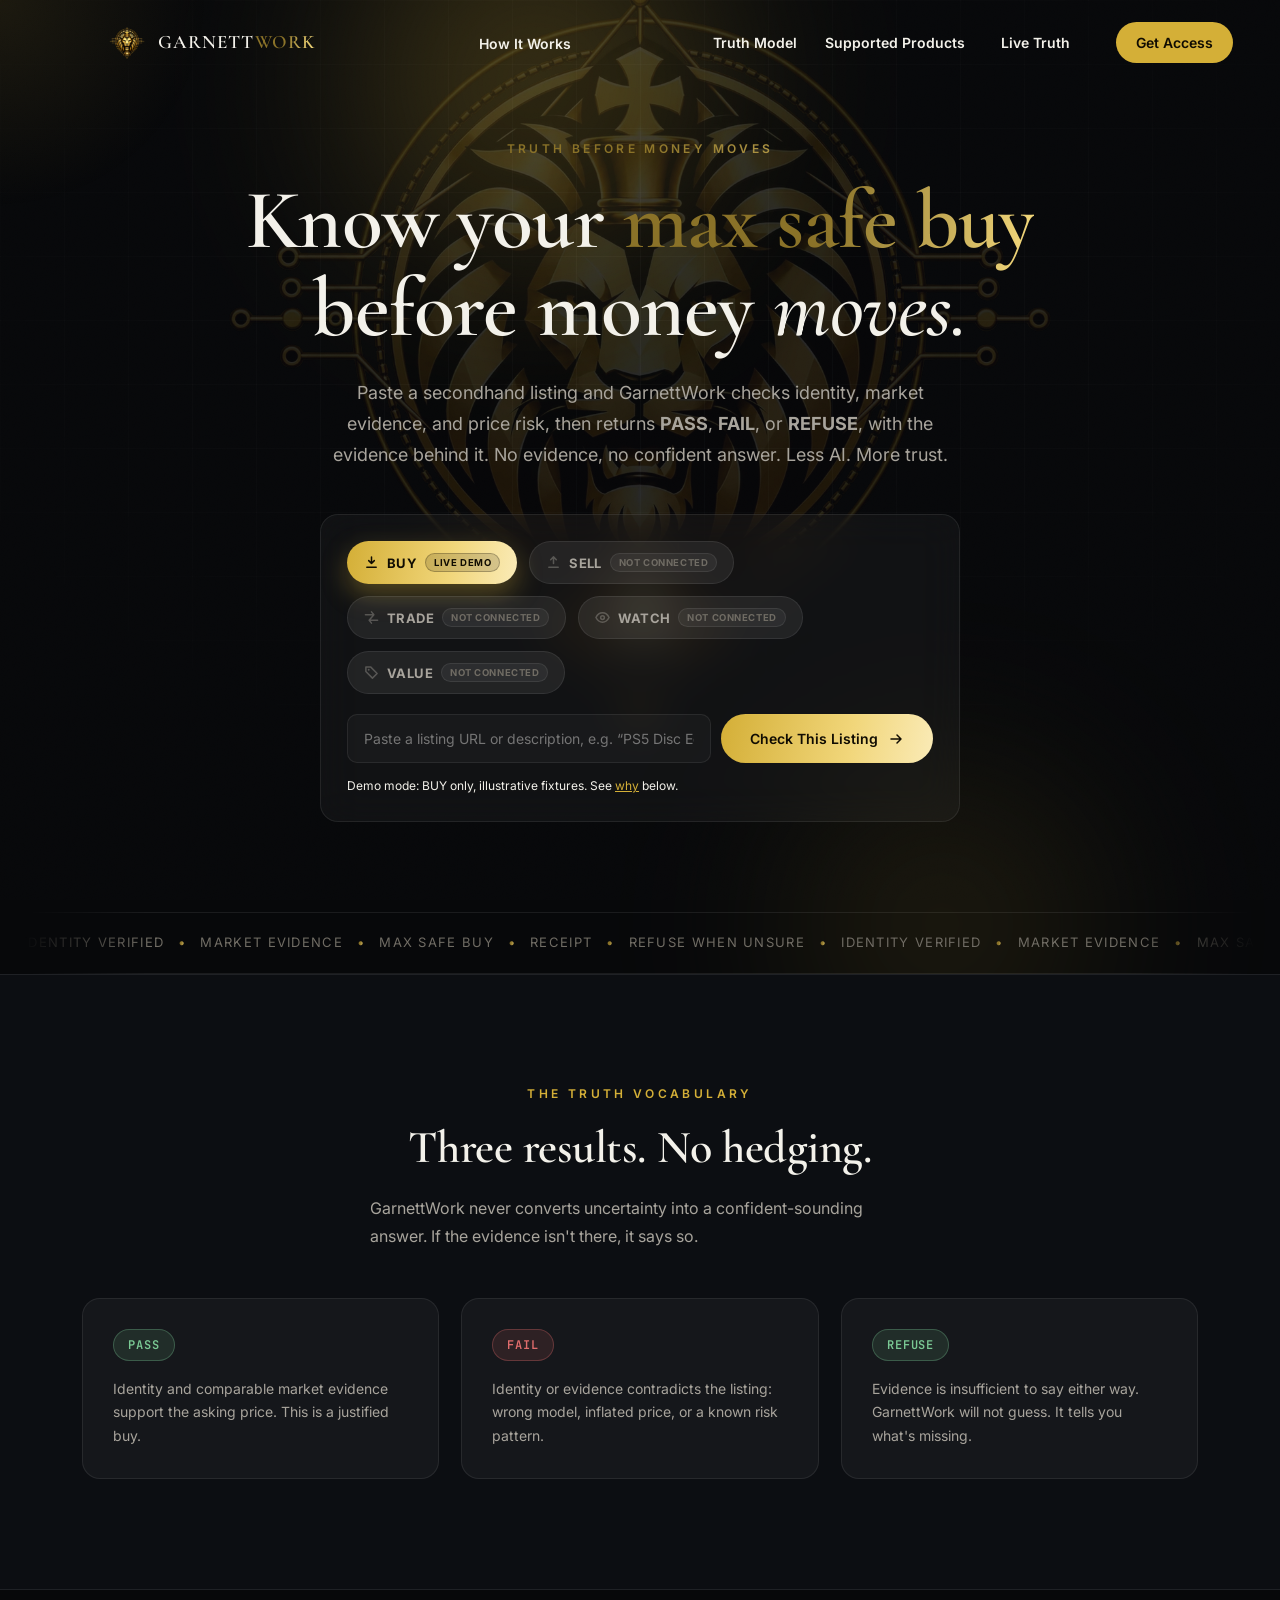
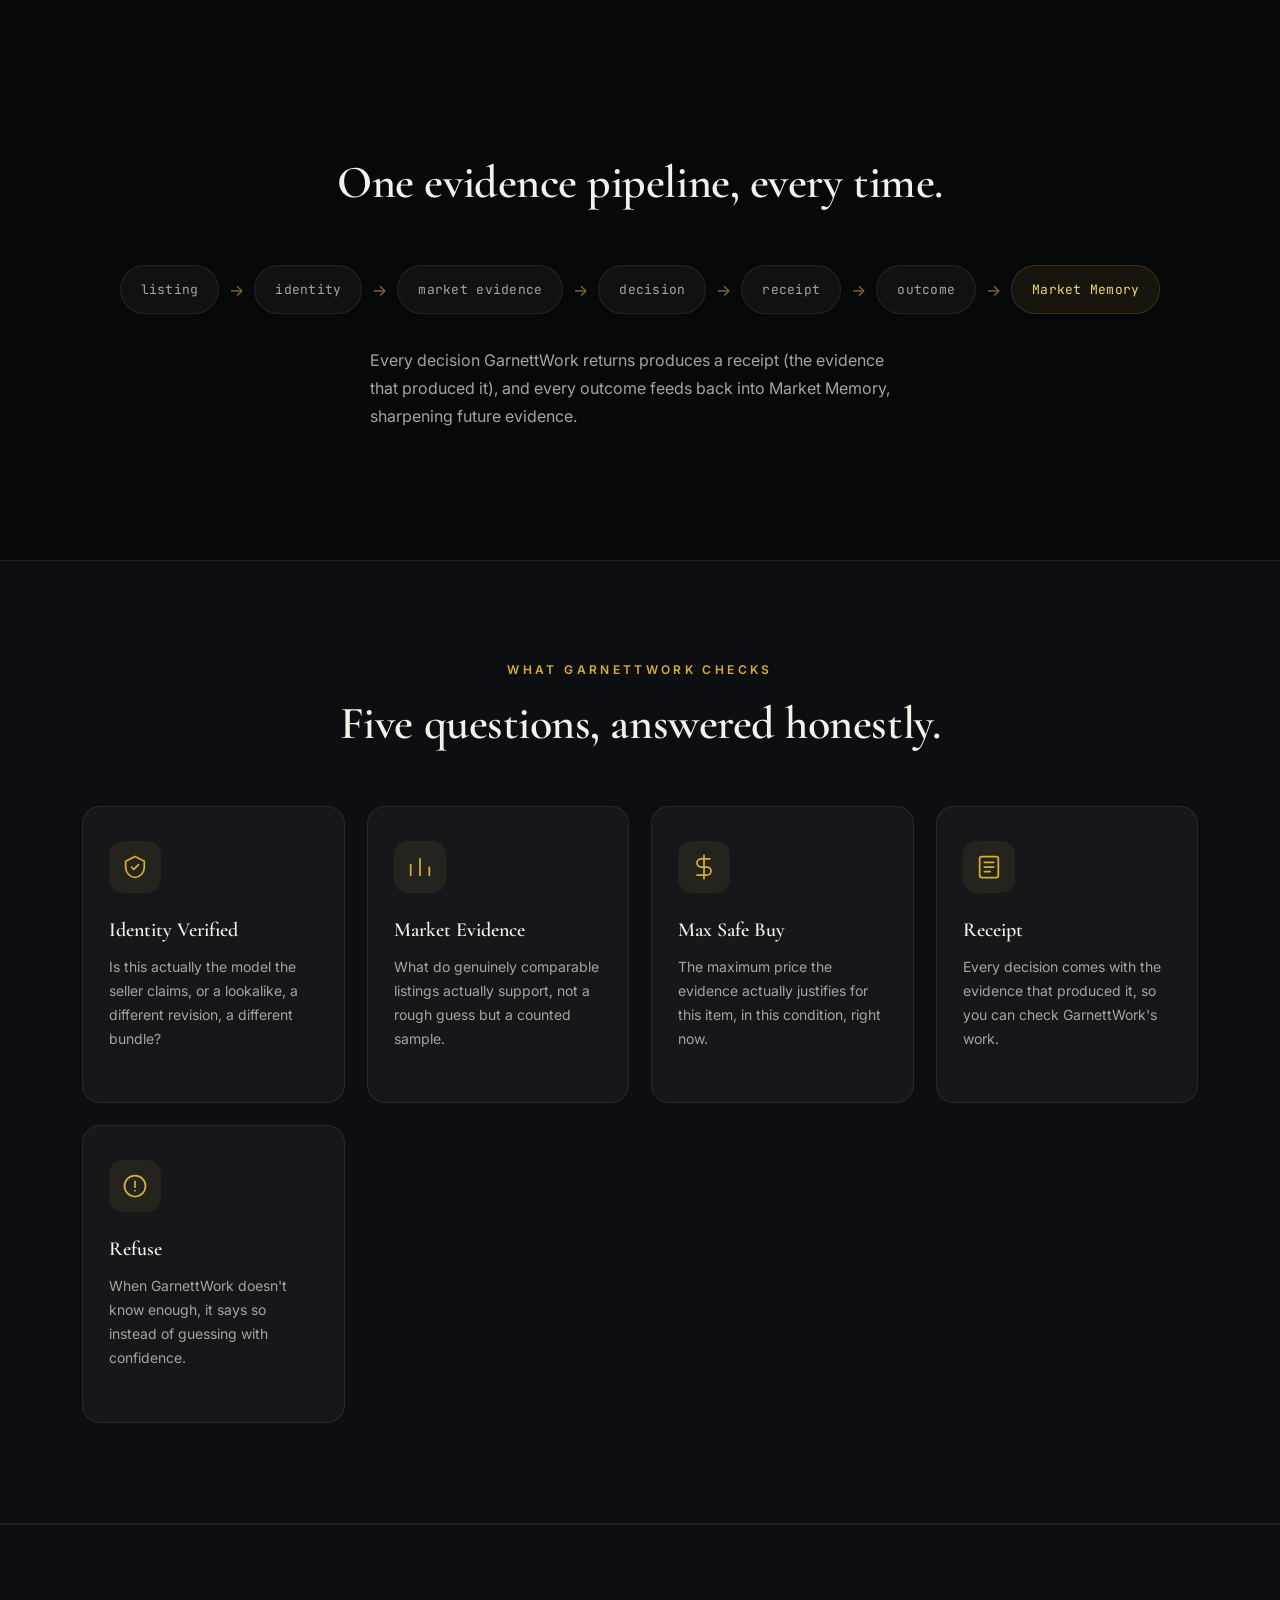
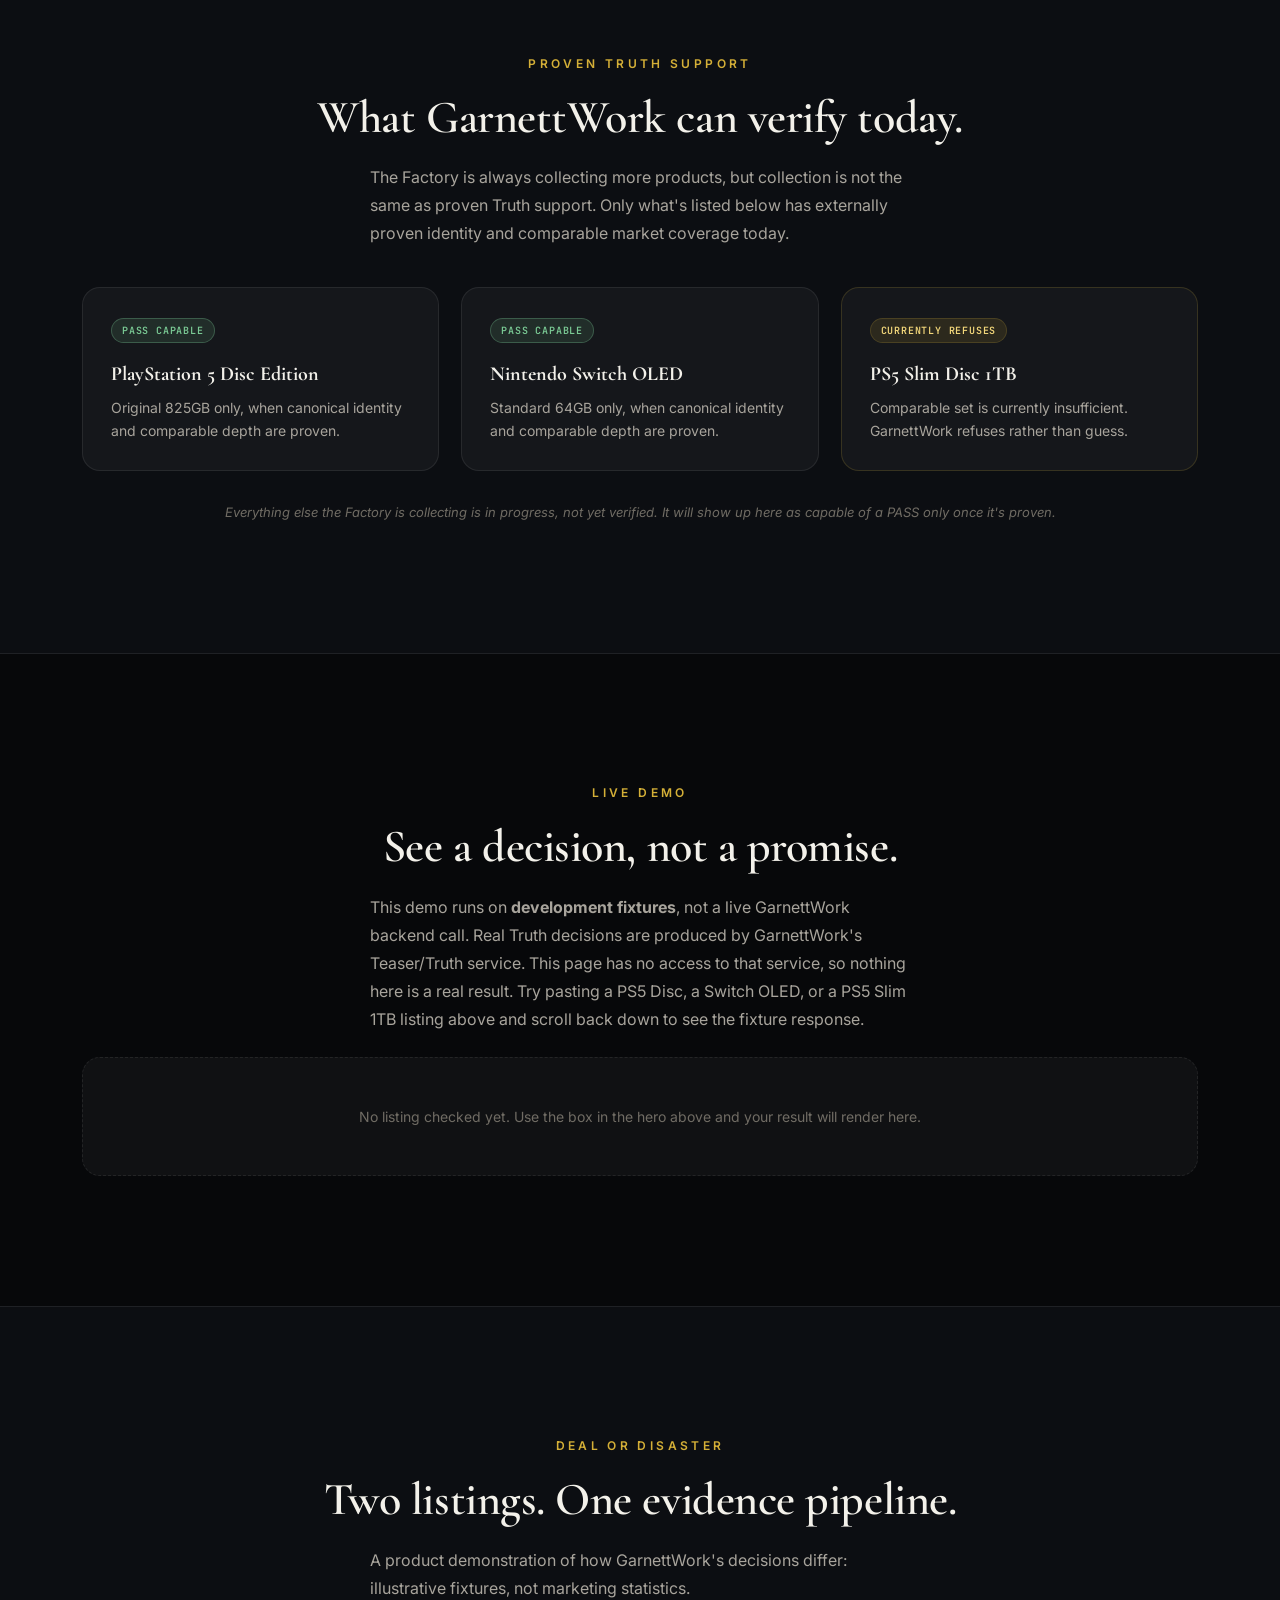
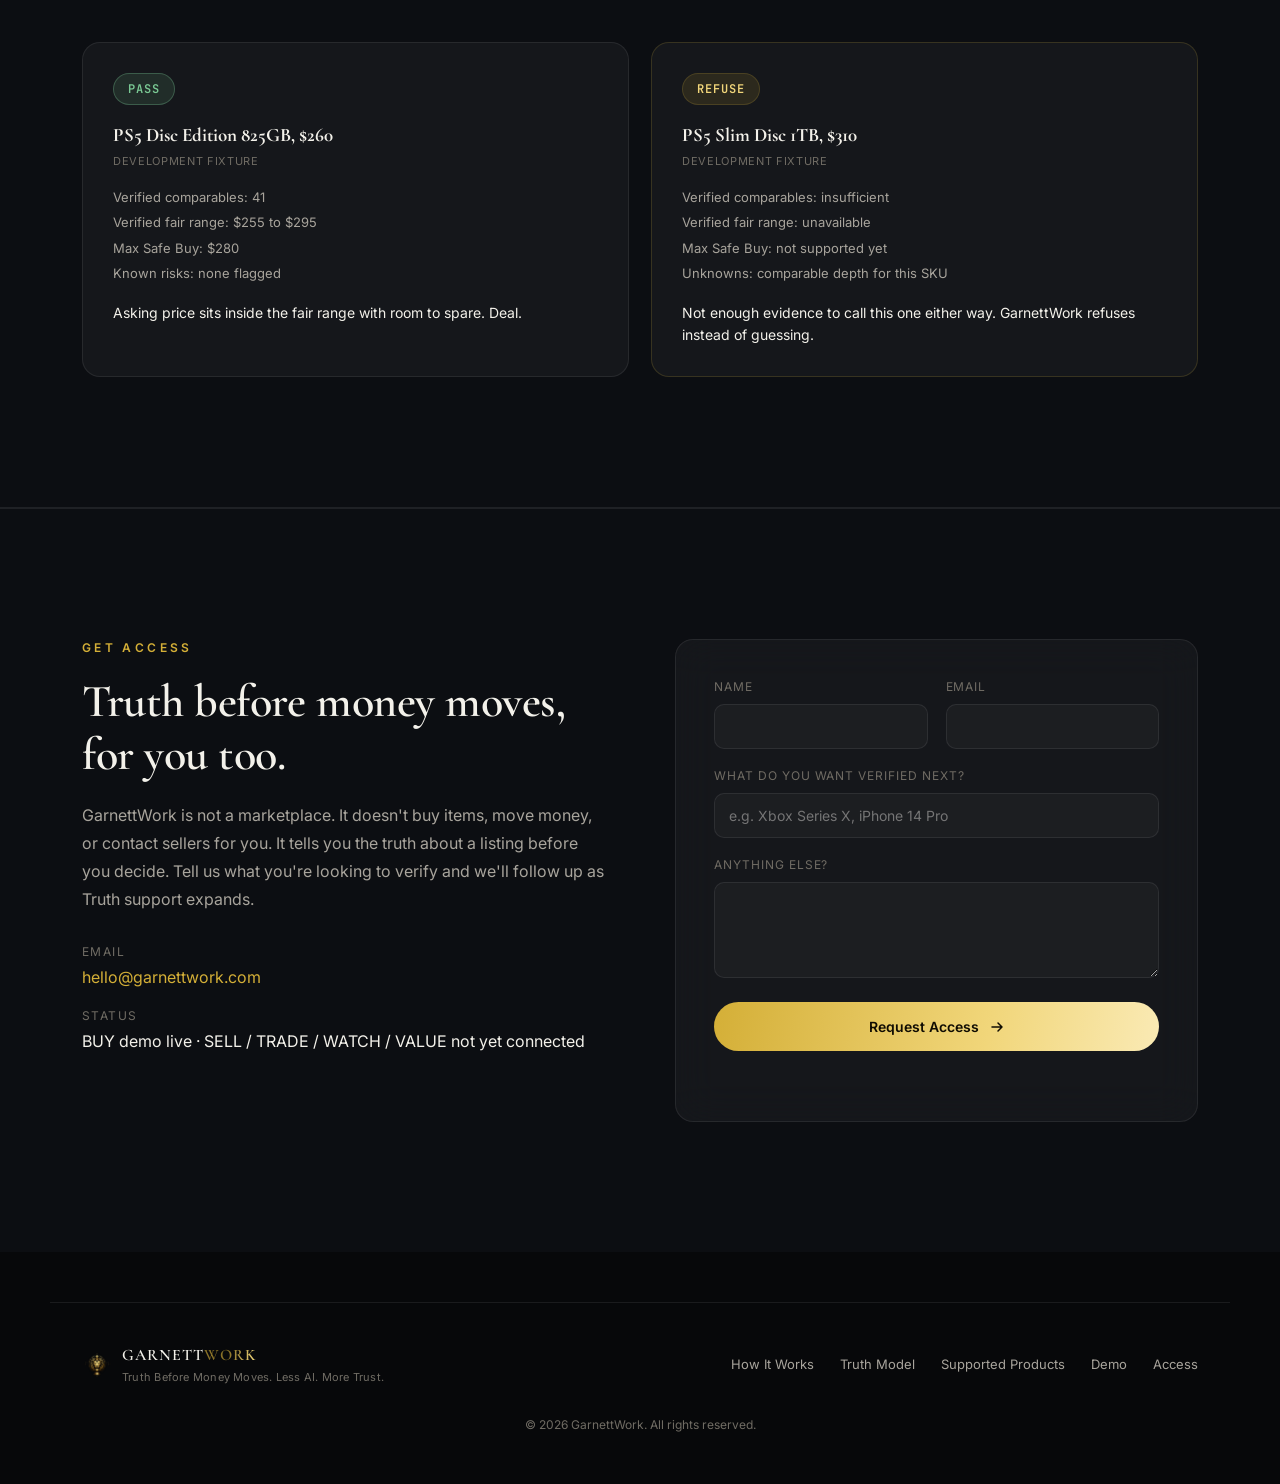
<file: index.html>
<!DOCTYPE html>
<html lang="en">
<head>
<meta charset="UTF-8">
<meta name="viewport" content="width=device-width, initial-scale=1.0">
<title>GarnettWork: Truth Before Money Moves</title>
<meta name="description" content="GarnettWork is an independent decision layer for secondhand commerce. Paste a listing and know your Max Safe Buy before money moves. PASS, FAIL, or REFUSE, with evidence.">
<link rel="icon" type="image/webp" href="assets/images/logo.webp">
<link rel="preconnect" href="https://fonts.googleapis.com">
<link rel="preconnect" href="https://fonts.gstatic.com" crossorigin>
<link href="https://fonts.googleapis.com/css2?family=Cormorant+Garamond:wght@500;600;700&family=Inter:wght@300;400;500;600;700&family=JetBrains+Mono:wght@400;500;600&display=swap" rel="stylesheet">
<link rel="stylesheet" href="css/style.css">
</head>
<body>

<div class="noise-overlay"></div>
<div class="cursor-glow" id="cursorGlow"></div>

<!-- Loader -->
<div class="loader" id="loader">
  <img src="assets/images/logo.webp" alt="GarnettWork" class="loader-logo">
</div>

<!-- Nav -->
<header class="nav" id="nav">
  <div class="nav-inner">
    <!-- Logo component: swap assets/images/logo-candidate-v2.webp to update brand mark without touching layout -->
    <a href="#top" class="brand">
      <img src="assets/images/logo-candidate-v2.webp" alt="GarnettWork logo" class="brand-mark">
      <span class="brand-name">GARNETT<span class="accent">WORK</span></span>
    </a>
    <div class="nav-rail">
      <div class="nav-rail-left"><a href="#how-it-works">How It Works</a></div>
      <div class="nav-rail-gap"></div>
      <div class="nav-rail-right">
        <a href="#truth-model">Truth Model</a>
        <a href="#supported">Supported Products</a>
        <a href="#demo">Live Truth</a>
      </div>
    </div>
    <nav class="nav-links" id="navLinks">
      <a href="#how-it-works" class="nav-link-text">How It Works</a>
      <a href="#truth-model" class="nav-link-text">Truth Model</a>
      <a href="#supported" class="nav-link-text">Supported Products</a>
      <a href="#demo" class="nav-link-text">Live Truth</a>
      <a href="#access" class="nav-cta">Get Access</a>
    </nav>
    <button class="nav-toggle" id="navToggle" aria-label="Toggle menu">
      <span></span><span></span><span></span>
    </button>
  </div>
</header>

<!-- Hero -->
<section class="hero" id="top">
  <div class="hero-bg">
    <div class="orb orb-1"></div>
    <div class="orb orb-2"></div>
    <div class="grid-lines"></div>
  </div>
  <img src="assets/images/logo-candidate-v2.webp" alt="" class="hero-watermark" aria-hidden="true">
  <div class="hero-content">
    <p class="eyebrow reveal">Truth Before Money Moves</p>
    <h1 class="hero-title reveal">
      Know your <span class="gold-text">max safe buy</span><br>
      before money <span class="italic">moves.</span>
    </h1>
    <p class="hero-sub reveal">
      Paste a secondhand listing and GarnettWork checks identity, market evidence, and
      price risk, then returns <strong>PASS</strong>, <strong>FAIL</strong>, or
      <strong>REFUSE</strong>, with the evidence behind it. No evidence, no confident
      answer. Less AI. More trust.
    </p>

    <div class="hero-check reveal glass-card">
      <div class="intent-row" id="intentRow">
        <button class="intent-pill active" data-intent="BUY">
          <svg width="15" height="15" viewBox="0 0 16 16" fill="none"><path d="M8 2v7m0 0l-3-3m3 3l3-3M3 13h10" stroke="currentColor" stroke-width="1.6" stroke-linecap="round" stroke-linejoin="round"/></svg>
          <span>BUY</span>
          <span class="pill-tag pill-tag-live">Live demo</span>
        </button>
        <button class="intent-pill" data-intent="SELL" disabled>
          <svg width="15" height="15" viewBox="0 0 16 16" fill="none"><path d="M8 9V2m0 0L5 5m3-3l3 3M3 13h10" stroke="currentColor" stroke-width="1.6" stroke-linecap="round" stroke-linejoin="round"/></svg>
          <span>SELL</span>
          <span class="pill-tag">Not connected</span>
        </button>
        <button class="intent-pill" data-intent="TRADE" disabled>
          <svg width="15" height="15" viewBox="0 0 16 16" fill="none"><path d="M1.5 5h9M8 2l2.5 3L8 8M14.5 11h-9M8 14l-2.5-3L8 8" stroke="currentColor" stroke-width="1.6" stroke-linecap="round" stroke-linejoin="round"/></svg>
          <span>TRADE</span>
          <span class="pill-tag">Not connected</span>
        </button>
        <button class="intent-pill" data-intent="WATCH" disabled>
          <svg width="15" height="15" viewBox="0 0 16 16" fill="none"><path d="M1 8s2.5-5 7-5 7 5 7 5-2.5 5-7 5-7-5-7-5z" stroke="currentColor" stroke-width="1.6" stroke-linejoin="round"/><circle cx="8" cy="8" r="2" stroke="currentColor" stroke-width="1.6"/></svg>
          <span>WATCH</span>
          <span class="pill-tag">Not connected</span>
        </button>
        <button class="intent-pill" data-intent="VALUE" disabled>
          <svg width="15" height="15" viewBox="0 0 16 16" fill="none"><path d="M2 2h5l7 7-5 5-7-7V2z" stroke="currentColor" stroke-width="1.6" stroke-linejoin="round"/><circle cx="5" cy="5" r="1" fill="currentColor"/></svg>
          <span>VALUE</span>
          <span class="pill-tag">Not connected</span>
        </button>
      </div>
      <form class="listing-form" id="listingForm">
        <input
          type="text"
          id="listingInput"
          placeholder="Paste a listing URL or description, e.g. &ldquo;PS5 Disc Edition 825GB, asking $260&rdquo;"
          autocomplete="off"
        >
        <button type="submit" class="btn btn-primary">
          <span>Check This Listing</span>
          <svg width="16" height="16" viewBox="0 0 16 16" fill="none"><path d="M3 8h10M9 4l4 4-4 4" stroke="currentColor" stroke-width="1.5" stroke-linecap="round" stroke-linejoin="round"/></svg>
        </button>
      </form>
      <p class="hero-check-note">Demo mode: BUY only, illustrative fixtures. See <a href="#demo">why</a> below.</p>
    </div>
  </div>
  <div class="hero-marquee">
    <div class="marquee-track">
      <span>IDENTITY VERIFIED</span><span>&bull;</span>
      <span>MARKET EVIDENCE</span><span>&bull;</span>
      <span>MAX SAFE BUY</span><span>&bull;</span>
      <span>RECEIPT</span><span>&bull;</span>
      <span>REFUSE WHEN UNSURE</span><span>&bull;</span>
      <span>IDENTITY VERIFIED</span><span>&bull;</span>
      <span>MARKET EVIDENCE</span><span>&bull;</span>
      <span>MAX SAFE BUY</span><span>&bull;</span>
      <span>RECEIPT</span><span>&bull;</span>
      <span>REFUSE WHEN UNSURE</span><span>&bull;</span>
    </div>
  </div>
</section>

<!-- Truth Model -->
<section class="truth-model" id="truth-model">
  <div class="section-inner">
    <p class="eyebrow center reveal">The Truth Vocabulary</p>
    <h2 class="section-title center reveal">Three results. No hedging.</h2>
    <p class="body-text center reveal" style="margin-left:auto;margin-right:auto;">
      GarnettWork never converts uncertainty into a confident-sounding answer. If the
      evidence isn't there, it says so.
    </p>
    <div class="truth-grid">
      <div class="truth-card truth-pass reveal">
        <span class="truth-badge">PASS</span>
        <p>Identity and comparable market evidence support the asking price. This is a justified buy.</p>
      </div>
      <div class="truth-card truth-fail reveal">
        <span class="truth-badge">FAIL</span>
        <p>Identity or evidence contradicts the listing: wrong model, inflated price, or a known risk pattern.</p>
      </div>
      <div class="truth-card truth-refuse reveal">
        <span class="truth-badge">REFUSE</span>
        <p>Evidence is insufficient to say either way. GarnettWork will not guess. It tells you what's missing.</p>
      </div>
    </div>
  </div>
</section>

<!-- How It Works -->
<section class="process" id="how-it-works">
  <div class="section-inner">
    <p class="eyebrow center reveal">How It Works</p>
    <h2 class="section-title center reveal">One evidence pipeline, every time.</h2>
    <div class="pipeline reveal">
      <div class="pipeline-step"><span>listing</span></div>
      <div class="pipeline-arrow">&rarr;</div>
      <div class="pipeline-step"><span>identity</span></div>
      <div class="pipeline-arrow">&rarr;</div>
      <div class="pipeline-step"><span>market evidence</span></div>
      <div class="pipeline-arrow">&rarr;</div>
      <div class="pipeline-step"><span>decision</span></div>
      <div class="pipeline-arrow">&rarr;</div>
      <div class="pipeline-step"><span>receipt</span></div>
      <div class="pipeline-arrow">&rarr;</div>
      <div class="pipeline-step"><span>outcome</span></div>
      <div class="pipeline-arrow">&rarr;</div>
      <div class="pipeline-step pipeline-step-final"><span>Market Memory</span></div>
    </div>
    <p class="body-text center reveal" style="margin:32px auto 0;">
      Every decision GarnettWork returns produces a receipt (the evidence that produced it),
      and every outcome feeds back into Market Memory, sharpening future evidence.
    </p>
  </div>
</section>

<!-- Product Concepts (replaces fabricated stats) -->
<section class="services" id="concepts">
  <div class="section-inner">
    <p class="eyebrow center reveal">What GarnettWork Checks</p>
    <h2 class="section-title center reveal">Five questions, answered honestly.</h2>
    <div class="services-grid">
      <article class="service-card reveal">
        <div class="service-icon">
          <svg width="28" height="28" viewBox="0 0 24 24" fill="none"><path d="M9 12l2 2 4-4M12 3l8 4v5c0 5-3.5 8.5-8 9-4.5-.5-8-4-8-9V7l8-4z" stroke="currentColor" stroke-width="1.5" stroke-linecap="round" stroke-linejoin="round"/></svg>
        </div>
        <h3>Identity Verified</h3>
        <p>Is this actually the model the seller claims, or a lookalike, a different revision, a different bundle?</p>
      </article>
      <article class="service-card reveal">
        <div class="service-icon">
          <svg width="28" height="28" viewBox="0 0 24 24" fill="none"><path d="M4 19V10M12 19V5M20 19v-7" stroke="currentColor" stroke-width="1.5" stroke-linecap="round" stroke-linejoin="round"/></svg>
        </div>
        <h3>Market Evidence</h3>
        <p>What do genuinely comparable listings actually support, not a rough guess but a counted sample.</p>
      </article>
      <article class="service-card reveal">
        <div class="service-icon">
          <svg width="28" height="28" viewBox="0 0 24 24" fill="none"><path d="M12 2v20M17 5H9.5a3.5 3.5 0 000 7h5a3.5 3.5 0 010 7H6" stroke="currentColor" stroke-width="1.5" stroke-linecap="round" stroke-linejoin="round"/></svg>
        </div>
        <h3>Max Safe Buy</h3>
        <p>The maximum price the evidence actually justifies for this item, in this condition, right now.</p>
      </article>
      <article class="service-card reveal">
        <div class="service-icon">
          <svg width="28" height="28" viewBox="0 0 24 24" fill="none"><rect x="4" y="3" width="16" height="18" rx="2" stroke="currentColor" stroke-width="1.5"/><path d="M8 8h8M8 12h8M8 16h5" stroke="currentColor" stroke-width="1.5" stroke-linecap="round"/></svg>
        </div>
        <h3>Receipt</h3>
        <p>Every decision comes with the evidence that produced it, so you can check GarnettWork's work.</p>
      </article>
      <article class="service-card reveal">
        <div class="service-icon">
          <svg width="28" height="28" viewBox="0 0 24 24" fill="none"><circle cx="12" cy="12" r="9" stroke="currentColor" stroke-width="1.5"/><path d="M12 8v5M12 16h.01" stroke="currentColor" stroke-width="1.5" stroke-linecap="round"/></svg>
        </div>
        <h3>Refuse</h3>
        <p>When GarnettWork doesn't know enough, it says so instead of guessing with confidence.</p>
      </article>
    </div>
  </div>
</section>

<!-- Currently Supported / Factory status -->
<section class="supported" id="supported">
  <div class="section-inner">
    <p class="eyebrow center reveal">Proven Truth Support</p>
    <h2 class="section-title center reveal">What GarnettWork can verify today.</h2>
    <p class="body-text center reveal" style="margin:0 auto 40px;">
      The Factory is always collecting more products, but collection is not the same as
      proven Truth support. Only what's listed below has externally proven identity and
      comparable market coverage today.
    </p>
    <div class="supported-grid">
      <div class="supported-card supported-pass reveal">
        <span class="truth-badge truth-badge-sm">PASS CAPABLE</span>
        <h3>PlayStation 5 Disc Edition</h3>
        <p>Original 825GB only, when canonical identity and comparable depth are proven.</p>
      </div>
      <div class="supported-card supported-pass reveal">
        <span class="truth-badge truth-badge-sm">PASS CAPABLE</span>
        <h3>Nintendo Switch OLED</h3>
        <p>Standard 64GB only, when canonical identity and comparable depth are proven.</p>
      </div>
      <div class="supported-card supported-refuse reveal">
        <span class="truth-badge truth-badge-sm truth-badge-refuse-sm">CURRENTLY REFUSES</span>
        <h3>PS5 Slim Disc 1TB</h3>
        <p>Comparable set is currently insufficient. GarnettWork refuses rather than guess.</p>
      </div>
    </div>
    <p class="factory-note reveal">
      Everything else the Factory is collecting is <em>in progress</em>, not yet verified.
      It will show up here as capable of a PASS only once it's proven.
    </p>
  </div>
</section>

<!-- Demo -->
<section class="demo" id="demo">
  <div class="section-inner">
    <p class="eyebrow center reveal">Live Demo</p>
    <h2 class="section-title center reveal">See a decision, not a promise.</h2>
    <p class="body-text center reveal" style="margin:0 auto 20px;">
      This demo runs on <strong>development fixtures</strong>, not a live GarnettWork backend call.
      Real Truth decisions are produced by GarnettWork's Teaser/Truth service. This page has no
      access to that service, so nothing here is a real result. Try pasting a PS5 Disc, a Switch OLED,
      or a PS5 Slim 1TB listing above and scroll back down to see the fixture response.
    </p>
    <div class="demo-result-wrap reveal" id="demoResultWrap">
      <div class="demo-empty" id="demoEmpty">
        <p>No listing checked yet. Use the box in the hero above and your result will render here.</p>
      </div>
    </div>
  </div>
</section>

<!-- Deal or Disaster -->
<section class="deal-disaster" id="deal-or-disaster">
  <div class="section-inner">
    <p class="eyebrow center reveal">Deal or Disaster</p>
    <h2 class="section-title center reveal">Two listings. One evidence pipeline.</h2>
    <p class="body-text center reveal" style="margin:0 auto 40px;">
      A product demonstration of how GarnettWork's decisions differ: illustrative fixtures,
      not marketing statistics.
    </p>
    <div class="dd-grid">
      <div class="dd-card dd-deal reveal">
        <span class="truth-badge">PASS</span>
        <h3>PS5 Disc Edition 825GB, $260</h3>
        <p class="dd-fixture-tag">Development fixture</p>
        <ul>
          <li>Verified comparables: 41</li>
          <li>Verified fair range: $255 to $295</li>
          <li>Max Safe Buy: $280</li>
          <li>Known risks: none flagged</li>
        </ul>
        <p class="dd-verdict">Asking price sits inside the fair range with room to spare. Deal.</p>
      </div>
      <div class="dd-card dd-disaster reveal">
        <span class="truth-badge truth-badge-refuse">REFUSE</span>
        <h3>PS5 Slim Disc 1TB, $310</h3>
        <p class="dd-fixture-tag">Development fixture</p>
        <ul>
          <li>Verified comparables: insufficient</li>
          <li>Verified fair range: unavailable</li>
          <li>Max Safe Buy: not supported yet</li>
          <li>Unknowns: comparable depth for this SKU</li>
        </ul>
        <p class="dd-verdict">Not enough evidence to call this one either way. GarnettWork refuses instead of guessing.</p>
      </div>
    </div>
  </div>
</section>

<!-- Access -->
<section class="contact" id="access">
  <div class="section-inner contact-grid">
    <div class="contact-copy reveal">
      <p class="eyebrow">Get Access</p>
      <h2 class="section-title">Truth before money moves, for you too.</h2>
      <p class="body-text">
        GarnettWork is not a marketplace. It doesn't buy items, move money, or contact
        sellers for you. It tells you the truth about a listing before you decide.
        Tell us what you're looking to verify and we'll follow up as Truth support expands.
      </p>
      <div class="contact-info">
        <div><span>Email</span><a href="mailto:hello@garnettwork.com">hello@garnettwork.com</a></div>
        <div><span>Status</span><p>BUY demo live &middot; SELL / TRADE / WATCH / VALUE not yet connected</p></div>
      </div>
    </div>
    <form class="contact-form glass-card reveal" id="contactForm">
      <div class="form-row">
        <div class="form-group">
          <label for="name">Name</label>
          <input type="text" id="name" name="name" required>
        </div>
        <div class="form-group">
          <label for="email">Email</label>
          <input type="email" id="email" name="email" required>
        </div>
      </div>
      <div class="form-group">
        <label for="product">What do you want verified next?</label>
        <input type="text" id="product" name="product" placeholder="e.g. Xbox Series X, iPhone 14 Pro">
      </div>
      <div class="form-group">
        <label for="message">Anything else?</label>
        <textarea id="message" name="message" rows="4"></textarea>
      </div>
      <button type="submit" class="btn btn-primary btn-full">
        <span>Request Access</span>
        <svg width="16" height="16" viewBox="0 0 16 16" fill="none"><path d="M3 8h10M9 4l4 4-4 4" stroke="currentColor" stroke-width="1.5" stroke-linecap="round" stroke-linejoin="round"/></svg>
      </button>
      <p class="form-note" id="formNote"></p>
    </form>
  </div>
</section>

<!-- Footer -->
<footer class="footer">
  <div class="section-inner footer-inner">
    <div class="footer-brand">
      <img src="assets/images/logo.webp" alt="GarnettWork logo" class="brand-mark">
      <div class="footer-brand-text">
        <span class="brand-name">GARNETT<span class="accent">WORK</span></span>
        <span class="footer-tagline">Truth Before Money Moves. Less AI. More Trust.</span>
      </div>
    </div>
    <nav class="footer-links">
      <a href="#how-it-works">How It Works</a>
      <a href="#truth-model">Truth Model</a>
      <a href="#supported">Supported Products</a>
      <a href="#demo">Demo</a>
      <a href="#access">Access</a>
    </nav>
    <p class="footer-copy">&copy; <span id="year"></span> GarnettWork. All rights reserved.</p>
  </div>
</footer>

<a href="#top" class="back-to-top" id="backToTop" aria-label="Back to top">
  <svg width="18" height="18" viewBox="0 0 16 16" fill="none"><path d="M8 13V3M3 8l5-5 5 5" stroke="currentColor" stroke-width="1.5" stroke-linecap="round" stroke-linejoin="round"/></svg>
</a>

<script src="js/main.js"></script>
</body>
</html>
</file>
<file: css/style.css>
/* ===== Tokens ===== */
:root{
  --bg: #07080a;
  --bg-alt: #0c0e12;
  --surface: rgba(255,255,255,0.04);
  --surface-strong: rgba(255,255,255,0.07);
  --border: rgba(212,175,55,0.18);
  --border-soft: rgba(255,255,255,0.08);
  --gold: #d4af37;
  --gold-light: #f1d67a;
  --gold-dim: #8a7228;
  --text: #f3f1ea;
  --text-dim: #a8a49c;
  --text-faint: #706c64;
  --radius: 18px;
  --radius-sm: 10px;
  --font-serif: 'Cormorant Garamond', serif;
  --font-sans: 'Inter', sans-serif;
  --ease: cubic-bezier(.16,.84,.44,1);
}

*,*::before,*::after{ box-sizing:border-box; margin:0; padding:0; }
html{ scroll-behavior:smooth; }
body{
  background: var(--bg);
  color: var(--text);
  font-family: var(--font-sans);
  font-weight: 400;
  line-height: 1.5;
  overflow-x: hidden;
  -webkit-font-smoothing: antialiased;
}
img{ max-width:100%; display:block; }
a{ color:inherit; text-decoration:none; }
ul{ list-style:none; }
button{ font-family:inherit; cursor:pointer; }
input, textarea{ font-family:inherit; }

::selection{ background: var(--gold); color:#0a0a0a; }

/* Scrollbar */
::-webkit-scrollbar{ width:10px; }
::-webkit-scrollbar-track{ background: var(--bg); }
::-webkit-scrollbar-thumb{ background: var(--gold-dim); border-radius:10px; border:2px solid var(--bg); }

/* ===== Utility ===== */
.section-inner{
  max-width: 1180px;
  margin: 0 auto;
  padding: 0 32px;
}
.eyebrow{
  font-size: 12px;
  letter-spacing: 0.28em;
  text-transform: uppercase;
  color: var(--gold);
  font-weight: 600;
  margin-bottom: 18px;
}
.eyebrow.center{ text-align:center; }
.section-title{
  font-family: var(--font-serif);
  font-size: clamp(30px, 4vw, 46px);
  font-weight: 600;
  line-height: 1.15;
  letter-spacing: -0.01em;
  margin-bottom: 20px;
}
.section-title.center{ text-align:center; margin-left:auto; margin-right:auto; max-width: 680px; }
.body-text{
  color: var(--text-dim);
  font-size: 16px;
  line-height: 1.75;
  max-width: 540px;
  margin-bottom: 18px;
}
.gold-text{
  background: linear-gradient(100deg, var(--gold-dim) 20%, var(--gold-light) 40%, #fff6d8 50%, var(--gold-light) 60%, var(--gold-dim) 80%);
  background-size: 250% 100%;
  -webkit-background-clip: text;
  background-clip: text;
  color: transparent;
  animation: shimmer 3.5s linear infinite;
}
@keyframes shimmer{
  0%{ background-position: 200% 0; }
  100%{ background-position: -50% 0; }
}
.italic{ font-family: var(--font-serif); font-style: italic; font-weight: 500; }
.glass-card{
  background: var(--surface);
  border: 1px solid var(--border-soft);
  border-radius: var(--radius);
  backdrop-filter: blur(20px);
  -webkit-backdrop-filter: blur(20px);
}

/* Reveal-on-scroll */
.reveal{
  opacity: 0;
  transform: translateY(28px);
  transition: opacity 0.9s var(--ease), transform 0.9s var(--ease);
}
.reveal.in{ opacity: 1; transform: translateY(0); }

/* Noise overlay for texture */
.noise-overlay{
  position: fixed; inset:0; z-index: 2; pointer-events:none;
  opacity: 0.035; mix-blend-mode: overlay;
  background-image: url("data:image/svg+xml,%3Csvg xmlns='http://www.w3.org/2000/svg' width='120' height='120'%3E%3Cfilter id='n'%3E%3CfeTurbulence type='fractalNoise' baseFrequency='0.9' numOctaves='2' stitchTiles='stitch'/%3E%3C/filter%3E%3Crect width='100%25' height='100%25' filter='url(%23n)'/%3E%3C/svg%3E");
}

.cursor-glow{
  position: fixed; top:0; left:0; width: 420px; height: 420px;
  border-radius: 50%; pointer-events:none; z-index:1;
  background: radial-gradient(circle, rgba(212,175,55,0.10), transparent 70%);
  transform: translate(-50%,-50%);
  transition: opacity 0.3s ease;
  opacity: 0;
}
@media (hover:hover){ .cursor-glow{ opacity: 1; } }

/* ===== Loader ===== */
.loader{
  position: fixed; inset:0; z-index: 999;
  background: var(--bg);
  display:flex; align-items:center; justify-content:center;
  transition: opacity 0.7s ease, visibility 0.7s ease;
}
.loader.hide{ opacity:0; visibility:hidden; }
.loader-logo{
  width: 84px; height: 84px; object-fit:contain;
  animation: pulseLogo 1.6s ease-in-out infinite;
  filter: drop-shadow(0 0 24px rgba(212,175,55,0.35));
}
@keyframes pulseLogo{
  0%,100%{ transform: scale(1); opacity: 0.85; }
  50%{ transform: scale(1.06); opacity: 1; }
}

/* ===== Nav ===== */
.nav{
  position: fixed; top:0; left:0; right:0; z-index: 100;
  padding: 22px 0;
  transition: padding 0.4s var(--ease), background 0.4s var(--ease), border-color 0.4s var(--ease);
  border-bottom: 1px solid transparent;
}
.nav.scrolled{
  padding: 14px 0;
  background: rgba(7,8,10,0.75);
  backdrop-filter: blur(16px);
  -webkit-backdrop-filter: blur(16px);
  border-bottom: 1px solid var(--border-soft);
}
.nav-inner{
  max-width: 1180px; margin:0 auto; padding: 0 32px;
  display:flex; align-items:center; justify-content:space-between;
  position: relative;
}
.brand{ display:flex; align-items:center; gap:12px; margin-left: clamp(0px, 2vw, 32px); }
.brand-mark{ width: 38px; height: 38px; object-fit:contain; }
.brand-name{
  font-family: var(--font-serif); font-weight:600; font-size: 19px;
  letter-spacing: 0.06em;
}
.brand-name .accent{
  background: linear-gradient(100deg, var(--gold-dim) 20%, var(--gold-light) 40%, #fff6d8 50%, var(--gold-light) 60%, var(--gold-dim) 80%);
  background-size: 250% 100%;
  -webkit-background-clip: text; background-clip: text; color: transparent;
  animation: shimmer 3.5s linear infinite;
}
.nav-links{ display:flex; align-items:center; gap:36px; }
.nav-links a{
  font-size: 14px; font-weight: 500; color: var(--text-dim);
  position:relative; transition: color 0.3s ease;
}
.nav-links a:not(.nav-cta)::after{
  content:''; position:absolute; left:0; bottom:-6px; width:0; height:1px;
  background: var(--gold); transition: width 0.3s var(--ease);
}
.nav-links a:not(.nav-cta):hover{ color: var(--text); }
.nav-links a:not(.nav-cta):hover::after{ width:100%; }

/* Desktop nav rail: centered on the page's horizontal centerline (matches the
   hero watermark's centering), so the crown/cross gap always lines up with
   the watermark regardless of brand or CTA width. Hidden on mobile; the
   duplicate links inside #navLinks (.nav-link-text) cover mobile instead. */
.nav-link-text{ display:none; }
.nav-rail{
  position: absolute; inset: 0;
  display: grid; grid-template-columns: 1fr 90px 1fr;
  align-items: center;
  pointer-events: none;
}
/* Each label sits centered in a fixed-width cell (140px, wide enough for
   "Supported Products", the longest label) rather than being spaced by a
   gap between variable-width text. That makes cell CENTERS evenly spaced
   regardless of label length: How It Works and Truth Model land the same
   distance from the crown-gap's center (symmetric), and Truth Model /
   Supported Products / Live Truth land exactly 140px apart, center to
   center. */
.nav-rail-left{ justify-self:end; pointer-events:auto; white-space:nowrap; width:140px; text-align:center; }
.nav-rail-right{
  justify-self:start; pointer-events:auto; white-space:nowrap;
  display:grid; grid-template-columns: repeat(3, 140px); align-items:center;
}
.nav-rail-right a{ justify-self:center; }
.nav-rail a{
  font-size: 14px; font-weight: 600; color: var(--text);
  position:relative; display:inline-block; transition: color 0.3s ease;
}
.nav-rail a::after{
  content:''; position:absolute; left:0; bottom:-6px; width:0; height:1px;
  background: var(--gold); transition: width 0.3s var(--ease);
}
.nav-rail a:hover{ color: var(--gold-light); }
.nav-rail a:hover::after{ width:100%; }
.nav-cta{
  background: var(--gold);
  color: #100c02 !important;
  padding: 10px 20px;
  border-radius: 999px;
  font-weight: 600 !important;
  transform: translateX(35px);
  transition: transform 0.3s var(--ease), box-shadow 0.3s var(--ease);
}
.nav-cta:hover{ transform: translateX(35px) translateY(-2px); box-shadow: 0 8px 24px rgba(212,175,55,0.35); }

.nav-toggle{
  display:none; flex-direction:column; gap:5px; background:none; border:none; padding: 6px;
}
.nav-toggle span{ width: 24px; height: 1.5px; background: var(--text); transition: all 0.3s ease; }

/* ===== Hero ===== */
.hero{
  position: relative;
  min-height: 100vh;
  display:flex; flex-direction:column; align-items:center; justify-content:center;
  text-align:center;
  padding: 140px 24px 0;
  overflow:hidden;
}
.hero-bg{ position:absolute; inset:0; z-index:0; }
.orb{
  position:absolute; border-radius:50%; filter: blur(90px);
  opacity:0.35;
}
.orb-1{
  width: 520px; height: 520px; background: radial-gradient(circle, var(--gold), transparent 70%);
  top: -180px; left: 50%; transform: translateX(-70%);
  animation: float1 14s ease-in-out infinite;
}
.orb-2{
  width: 420px; height: 420px; background: radial-gradient(circle, #6b5a1e, transparent 70%);
  bottom: -160px; right: 10%;
  animation: float2 16s ease-in-out infinite;
}
@keyframes float1{ 0%,100%{ transform: translate(-70%,0); } 50%{ transform: translate(-55%,40px); } }
@keyframes float2{ 0%,100%{ transform: translate(0,0); } 50%{ transform: translate(-30px,-30px); } }
.grid-lines{
  position:absolute; inset:0;
  background-image:
    linear-gradient(to right, rgba(255,255,255,0.03) 1px, transparent 1px),
    linear-gradient(to bottom, rgba(255,255,255,0.03) 1px, transparent 1px);
  background-size: 64px 64px;
  mask-image: radial-gradient(ellipse 70% 60% at 50% 30%, black, transparent);
}

.hero-watermark{
  position: absolute; top: 357px; left: 50%; transform: translate(-50%,-50%);
  width: min(920px, 92vw); z-index: 1; opacity: 0.13;
  pointer-events: none; user-select: none;
}
.hero-content{ position:relative; z-index:2; max-width: 820px; }
.hero-content .eyebrow{
  background-image: linear-gradient(100deg, var(--gold-dim) 20%, var(--gold-light) 40%, #fff6d8 50%, var(--gold-light) 60%, var(--gold-dim) 80%);
  background-size: 250% 100%;
  -webkit-background-clip: text; background-clip: text; color: transparent;
  animation: shimmer 3.5s linear infinite;
}
.hero-title{
  font-family: var(--font-serif);
  font-size: clamp(42px, 7vw, 84px);
  font-weight: 600;
  line-height: 1.05;
  letter-spacing: -0.01em;
  margin: 16px 0 26px;
}
.hero-sub{
  color: var(--text-dim);
  font-size: 18px;
  max-width: 620px;
  margin: 0 auto 40px;
  line-height: 1.7;
}
.hero-actions{ display:flex; gap:16px; justify-content:center; flex-wrap:wrap; }

.btn{
  display:inline-flex; align-items:center; gap:10px;
  padding: 15px 28px;
  border-radius: 999px;
  font-size: 14px; font-weight: 600;
  border: 1px solid transparent;
  transition: transform 0.35s var(--ease), box-shadow 0.35s var(--ease), background 0.35s var(--ease), border-color 0.35s var(--ease);
}
.btn svg{ transition: transform 0.3s ease; }
.btn:hover svg{ transform: translateX(4px); }
.btn-primary{
  background: linear-gradient(100deg, var(--gold) 0%, var(--gold-light) 25%, #fff6d8 50%, var(--gold-light) 75%, var(--gold) 100%);
  background-size: 250% 100%;
  animation: shimmer 3.5s linear infinite;
  color: #100c02;
}
.btn-primary:hover{ transform: translateY(-3px); box-shadow: 0 14px 32px rgba(212,175,55,0.3); }
.btn-ghost{
  color: var(--text);
  border-color: var(--border-soft);
  background: var(--surface);
}
.btn-ghost:hover{ border-color: var(--gold); background: rgba(212,175,55,0.06); transform: translateY(-3px); }
.btn-lg{ padding: 18px 36px; font-size: 15px; }
.btn-full{ width:100%; justify-content:center; }

/* Marquee */
.hero-marquee{
  position: relative; z-index: 2;
  width: 100%;
  margin-top: 90px;
  padding: 20px 0;
  border-top: 1px solid var(--border-soft);
  border-bottom: 1px solid var(--border-soft);
  overflow:hidden;
  -webkit-mask-image: linear-gradient(to right, transparent, black 10%, black 90%, transparent);
  mask-image: linear-gradient(to right, transparent, black 10%, black 90%, transparent);
}
.marquee-track{
  display:flex; gap: 14px; white-space:nowrap; width:max-content;
  animation: marquee 28s linear infinite;
  font-size: 13px; letter-spacing: 0.1em; text-transform: uppercase;
  color: var(--text-faint);
}
.marquee-track span:nth-child(2n){
  background: linear-gradient(100deg, var(--gold-dim) 20%, var(--gold-light) 40%, #fff6d8 50%, var(--gold-light) 60%, var(--gold-dim) 80%);
  background-size: 250% 100%;
  -webkit-background-clip: text; background-clip: text; color: transparent;
  animation: shimmer 3.5s linear infinite;
}
@keyframes marquee{ from{ transform: translateX(0); } to{ transform: translateX(-50%); } }

/* ===== Hero check / intent pills ===== */
.hero-check{
  margin: 44px auto 0; max-width: 640px; padding: 26px; text-align:left;
}
.intent-row{ display:flex; flex-wrap:wrap; gap: 12px; margin-bottom: 20px; }
.intent-pill{
  font-size: 13px; font-weight:700; letter-spacing: 0.03em;
  padding: 11px 16px; border-radius: 999px;
  background: var(--surface-strong); border: 1px solid var(--border-soft); color: var(--text-dim);
  display:flex; align-items:center; gap:8px;
  transition: transform 0.25s var(--ease), border-color 0.25s ease, background 0.25s ease, box-shadow 0.25s ease;
}
.intent-pill svg{ flex-shrink:0; opacity: 0.8; }
.intent-pill:not(:disabled):hover{
  transform: translateY(-2px);
  border-color: var(--border);
  background: rgba(255,255,255,0.09);
}
.intent-pill.active{
  background: linear-gradient(100deg, var(--gold) 0%, var(--gold-light) 25%, #fff6d8 50%, var(--gold-light) 75%, var(--gold) 100%);
  background-size: 250% 100%;
  animation: shimmer 3.5s linear infinite;
  border-color: transparent;
  color: #100c02;
  box-shadow: 0 10px 26px rgba(212,175,55,0.35);
}
.intent-pill.active svg{ opacity: 1; }
.intent-pill.active:hover{ transform: translateY(-2px); }
.intent-pill:disabled{ cursor: not-allowed; }
.intent-pill:disabled svg{ opacity: 0.4; }
.pill-tag{
  font-size: 9.5px; font-weight: 700; letter-spacing: 0.06em; text-transform:uppercase;
  color: var(--text-faint);
  background: rgba(255,255,255,0.05); border: 1px solid var(--border-soft);
  padding: 3px 8px; border-radius: 999px;
}
.pill-tag-live{
  color: #100c02; background: rgba(16,12,2,0.15); border-color: rgba(16,12,2,0.25);
}
.listing-form{ display:flex; gap: 10px; flex-wrap:wrap; }
.listing-form input{
  flex: 1 1 260px;
  background: rgba(255,255,255,0.03);
  border: 1px solid var(--border-soft); border-radius: var(--radius-sm);
  padding: 14px 16px; color: var(--text); font-size: 14px;
  transition: border-color 0.3s ease, background 0.3s ease;
}
.listing-form input:focus{ outline:none; border-color: var(--gold); background: rgba(212,175,55,0.04); }
.hero-check-note{ margin-top: 14px; font-size: 12px; color: var(--text); }
.hero-check-note a{ color: var(--gold); text-decoration: underline; }

/* ===== Truth badges (shared) ===== */
.truth-badge{
  display:inline-block; font-family: 'JetBrains Mono', monospace;
  font-size: 12px; font-weight:600; letter-spacing: 0.08em;
  padding: 6px 14px; border-radius: 999px; margin-bottom: 16px;
  background: rgba(122,201,148,0.12); color: #7ac994; border: 1px solid rgba(122,201,148,0.3);
}
.truth-badge-refuse, .truth-badge-refuse-sm{
  background: rgba(212,175,55,0.12); color: var(--gold-light); border-color: var(--border);
}
.truth-badge-sm{ font-size: 10px; padding: 4px 10px; }
.truth-fail .truth-badge{ background: rgba(224,108,108,0.12); color: #e06c6c; border-color: rgba(224,108,108,0.3); }

/* ===== Truth Model ===== */
.truth-model{ padding: 110px 0; background: var(--bg-alt); border-top: 1px solid var(--border-soft); border-bottom: 1px solid var(--border-soft); }
.truth-grid{ margin-top: 48px; display:grid; grid-template-columns: repeat(3,1fr); gap: 22px; }
.truth-card{
  padding: 30px; border-radius: var(--radius);
  background: var(--surface); border: 1px solid var(--border-soft);
}
.truth-card p{ color: var(--text-dim); font-size: 14px; line-height: 1.7; }

/* ===== Pipeline (How It Works) ===== */
.process{ padding: 130px 0; }
.pipeline{
  margin-top: 56px; display:flex; flex-wrap:wrap; align-items:center; justify-content:center; gap: 10px;
}
.pipeline-step{
  padding: 14px 20px; border-radius: 999px;
  background: var(--surface); border: 1px solid var(--border-soft);
  font-family: 'JetBrains Mono', monospace; font-size: 13px; color: var(--text-dim);
  letter-spacing: 0.02em;
}
.pipeline-step-final{ border-color: var(--border); color: var(--gold-light); background: rgba(212,175,55,0.08); }
.pipeline-arrow{ color: var(--gold-dim); font-size: 16px; }

/* ===== Supported products ===== */
.supported{ padding: 130px 0; background: var(--bg-alt); border-top: 1px solid var(--border-soft); border-bottom: 1px solid var(--border-soft); }
.supported-grid{ display:grid; grid-template-columns: repeat(3,1fr); gap: 22px; }
.supported-card{
  padding: 28px; border-radius: var(--radius);
  background: var(--surface); border: 1px solid var(--border-soft);
}
.supported-card h3{ font-family: var(--font-serif); font-size: 20px; margin-bottom: 8px; }
.supported-card p{ color: var(--text-dim); font-size: 14px; line-height: 1.6; }
.supported-refuse{ border-color: var(--border); }
.factory-note{ margin-top: 32px; text-align:center; color: var(--text-faint); font-size: 13px; font-style: italic; }

/* ===== Demo ===== */
.demo{ padding: 130px 0; }
.demo-result-wrap{ margin-top: 24px; }
.demo-empty{
  padding: 48px; text-align:center; border-radius: var(--radius);
  background: var(--surface); border: 1px dashed var(--border-soft); color: var(--text-faint); font-size: 14px;
}
.fixture-banner{
  display:flex; align-items:center; gap:10px;
  background: rgba(212,175,55,0.1); border: 1px solid var(--border); color: var(--gold-light);
  font-size: 12px; font-weight:600; letter-spacing: 0.03em;
  padding: 10px 16px; border-radius: var(--radius-sm); margin-bottom: 22px;
}
.result-card{
  padding: 34px; border-radius: var(--radius);
  background: var(--surface); border: 1px solid var(--border-soft);
}
.result-head{ display:flex; align-items:center; justify-content:space-between; flex-wrap:wrap; gap:12px; margin-bottom: 18px; }
.result-head h3{ font-family: var(--font-serif); font-size: 24px; }
.result-reason{ color: var(--text-dim); font-size: 15px; line-height:1.7; margin-bottom: 24px; }
.result-fields{ display:grid; grid-template-columns: repeat(auto-fit, minmax(200px,1fr)); gap: 20px; margin-bottom: 24px; }
.result-field span{ display:block; font-size: 11px; letter-spacing:0.08em; text-transform:uppercase; color: var(--text-faint); margin-bottom: 6px; }
.result-field p, .result-field div{ font-size: 15px; color: var(--text); font-family: 'JetBrains Mono', monospace; }
.result-lists{ display:grid; grid-template-columns: 1fr 1fr; gap: 20px; }
.result-list h4{ font-size: 12px; letter-spacing:0.06em; text-transform:uppercase; color: var(--gold); margin-bottom: 10px; }
.result-list ul{ display:flex; flex-direction:column; gap: 6px; }
.result-list li{ font-size: 13px; color: var(--text-dim); padding-left: 14px; position:relative; }
.result-list li::before{ content:'•'; position:absolute; left:0; color: var(--text-faint); }

/* ===== Deal or Disaster ===== */
.deal-disaster{ padding: 130px 0; background: var(--bg-alt); border-top: 1px solid var(--border-soft); border-bottom: 1px solid var(--border-soft); }
.dd-grid{ display:grid; grid-template-columns: 1fr 1fr; gap: 22px; }
.dd-card{ padding: 30px; border-radius: var(--radius); background: var(--surface); border: 1px solid var(--border-soft); }
.dd-card h3{ font-family: var(--font-serif); font-size: 19px; margin-bottom: 4px; }
.dd-fixture-tag{ font-size: 11px; color: var(--text-faint); text-transform:uppercase; letter-spacing:0.06em; margin-bottom: 18px; }
.dd-card ul{ display:flex; flex-direction:column; gap:6px; margin-bottom: 18px; }
.dd-card li{ font-size: 13px; color: var(--text-dim); }
.dd-verdict{ font-size: 14px; color: var(--text); line-height:1.6; }
.dd-disaster{ border-color: var(--border); }

/* ===== Services ===== */
.services{ padding: 100px 0; background: var(--bg-alt); border-top: 1px solid var(--border-soft); border-bottom: 1px solid var(--border-soft); }
.services-grid{
  margin-top: 56px;
  display:grid; grid-template-columns: repeat(4, 1fr); gap: 22px;
}
.service-card{
  padding: 34px 26px;
  background: var(--surface);
  border: 1px solid var(--border-soft);
  border-radius: var(--radius);
  transition: transform 0.4s var(--ease), border-color 0.4s var(--ease), background 0.4s var(--ease);
}
.service-card:hover{
  transform: translateY(-8px);
  border-color: var(--border);
  background: var(--surface-strong);
}
.service-icon{
  width: 52px; height: 52px; border-radius: 14px;
  display:flex; align-items:center; justify-content:center;
  background: rgba(212,175,55,0.08); color: var(--gold);
  margin-bottom: 22px;
  transition: background 0.3s ease;
}
.service-card:hover .service-icon{ background: rgba(212,175,55,0.18); }
.service-card h3{ font-family: var(--font-serif); font-size: 20px; font-weight:600; margin-bottom: 10px; }
.service-card p{ color: var(--text-dim); font-size: 14px; line-height:1.7; margin-bottom: 18px; }
.service-link{ font-size: 13px; font-weight:600; color: var(--gold); }

/* ===== Contact ===== */
.contact{ padding: 130px 0; background: var(--bg-alt); border-top: 1px solid var(--border-soft); }
.contact-grid{ display:grid; grid-template-columns: 1fr 1fr; gap: 70px; align-items:start; }
.contact-info{ margin-top: 30px; display:flex; flex-direction:column; gap: 18px; }
.contact-info span{ display:block; font-size:12px; letter-spacing:0.12em; text-transform:uppercase; color: var(--text-faint); margin-bottom: 4px; }
.contact-info a{ color: var(--gold); font-size: 16px; }
.contact-form{ padding: 38px; }
.form-row{ display:grid; grid-template-columns: 1fr 1fr; gap: 18px; }
.form-group{ margin-bottom: 18px; }
.form-group label{ display:block; font-size: 12px; letter-spacing:0.08em; text-transform:uppercase; color: var(--text-faint); margin-bottom: 8px; }
.form-group input, .form-group textarea{
  width:100%; background: rgba(255,255,255,0.03);
  border: 1px solid var(--border-soft); border-radius: var(--radius-sm);
  padding: 13px 14px; color: var(--text); font-size: 14px;
  transition: border-color 0.3s ease, background 0.3s ease;
  resize: vertical;
}
.form-group input:focus, .form-group textarea:focus{
  outline:none; border-color: var(--gold); background: rgba(212,175,55,0.04);
}
.form-note{ margin-top: 14px; font-size: 13px; color: var(--gold); text-align:center; min-height: 18px; }

/* ===== Footer ===== */
.footer{ padding: 50px 0; }
.footer-inner{
  display:flex; align-items:center; justify-content:space-between; flex-wrap:wrap; gap: 20px;
  padding-top: 40px; border-top: 1px solid var(--border-soft);
}
.footer-brand{ display:flex; align-items:center; gap: 10px; }
.footer-brand .brand-mark{ width: 30px; height:30px; }
.footer-brand-text{ display:flex; flex-direction:column; gap: 2px; }
.footer-brand-text .brand-name{ font-size: 16px; }
.footer-tagline{ font-size: 11px; color: var(--text-faint); letter-spacing: 0.02em; }
.footer-links{ display:flex; gap: 26px; flex-wrap:wrap; }
.footer-links a{ font-size: 13px; color: var(--text-dim); transition: color 0.3s ease; }
.footer-links a:hover{ color: var(--gold); }
.footer-copy{ font-size: 12px; color: var(--text-faint); width:100%; text-align:center; margin-top: 10px; }

/* Back to top */
.back-to-top{
  position: fixed; bottom: 28px; right: 28px; z-index: 90;
  width: 46px; height: 46px; border-radius:50%;
  background: var(--surface-strong); border: 1px solid var(--border-soft);
  display:flex; align-items:center; justify-content:center;
  color: var(--gold);
  opacity:0; visibility:hidden; transform: translateY(10px);
  transition: all 0.4s var(--ease);
  backdrop-filter: blur(10px);
}
.back-to-top.show{ opacity:1; visibility:visible; transform: translateY(0); }
.back-to-top:hover{ border-color: var(--gold); transform: translateY(-4px); }

/* ===== Responsive ===== */
@media (max-width: 980px){
  .services-grid{ grid-template-columns: repeat(2,1fr); }
  .truth-grid{ grid-template-columns: 1fr; }
  .supported-grid{ grid-template-columns: 1fr; }
  .dd-grid{ grid-template-columns: 1fr; }
  .result-lists{ grid-template-columns: 1fr; }
  .contact-grid{ grid-template-columns: 1fr; gap: 40px; }
}
@media (max-width: 760px){
  .nav-links{
    position: fixed; top: 0; right: -100%; height: 100vh; width: min(320px,80vw);
    background: rgba(7,8,10,0.98); backdrop-filter: blur(20px);
    flex-direction: column; justify-content:center; align-items:flex-start;
    padding: 40px; gap: 28px;
    transition: right 0.45s var(--ease);
    border-left: 1px solid var(--border-soft);
  }
  .nav-links.open{ right: 0; }
  .nav-toggle{ display:flex; z-index: 101; }
  .nav-rail{ display:none; }
  .nav-link-text{ display:block; }
  .nav-cta{ transform:none; }
  .nav-cta:hover{ transform: translateY(-2px); }
  .nav-toggle.open span:nth-child(1){ transform: translateY(6.5px) rotate(45deg); }
  .nav-toggle.open span:nth-child(2){ opacity:0; }
  .nav-toggle.open span:nth-child(3){ transform: translateY(-6.5px) rotate(-45deg); }
  .services-grid{ grid-template-columns: 1fr; }
  .form-row{ grid-template-columns: 1fr; }
  .hero{ padding-top: 120px; }
  .hero-watermark{ top: 202px; }
  .section-inner{ padding: 0 20px; }
  .listing-form{ flex-direction: column; }
  .listing-form .btn{ width:100%; justify-content:center; }
  .result-fields{ grid-template-columns: 1fr; }
}
@media (max-width: 480px){
  .footer-inner{ justify-content:center; text-align:center; }
  .footer-brand-text{ align-items:center; }
}

@media (prefers-reduced-motion: reduce){
  *{ animation-duration: 0.01ms !important; animation-iteration-count: 1 !important; transition-duration: 0.01ms !important; scroll-behavior: auto !important; }
}
</file>
